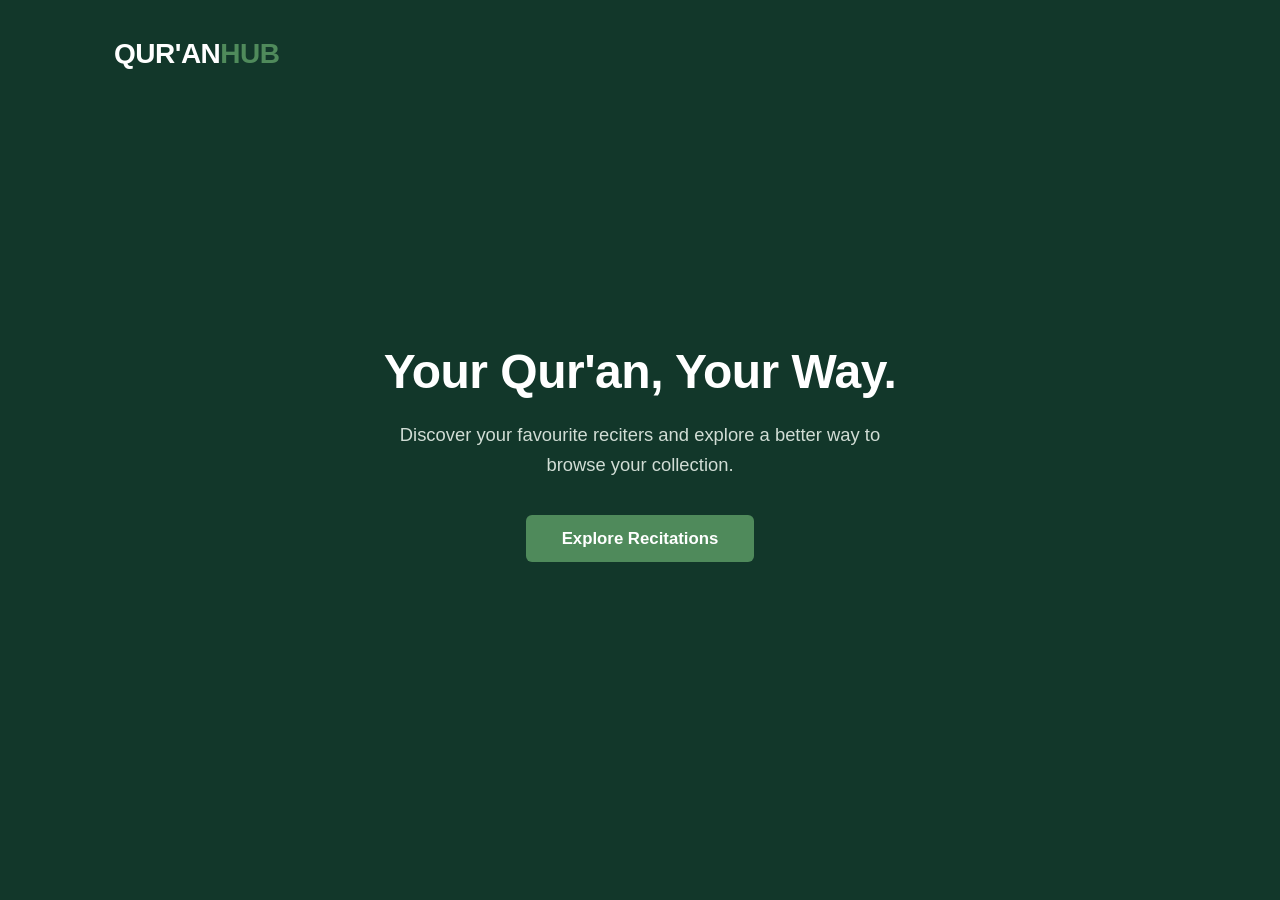
<file: index.html>
<!DOCTYPE html>
<html lang="en">
<head>
  <meta charset="UTF-8">
  <meta name="viewport" content="width=device-width, initial-scale=1.0">
  <title> Qur'an Audio Library</title>
  <link rel="stylesheet" href="style.css">
</head>
<body>

  <div class="welcome-container">

    <header class="header">
      <a href="#" class="logo">QUR'AN<span>HUB</span></a>
    </header>

    <main class="main-content">
      <section class="hero">
        <h1 class="hero-title">Your Qur'an, Your Way.</h1>
        <p class="hero-description">
          Discover your favourite reciters and explore a better way to browse your collection.
        </p>
        <button type="button" id="btn-explore" class="btn-explore">Explore Recitations</button>
      </section>

      <!-- <section class="features">
        <div class="feature-card">
          <div class="feature-icon">✦</div>
          <h3 class="feature-title">Easy Video Browsing</h3>
        </div>

        <div class="feature-card">
          <div class="feature-icon">☰</div>
          <h3 class="feature-title">List View</h3>
        </div>

        <div class="feature-card">
          <div class="feature-icon">⊞</div>
          <h3 class="feature-title">Grid View</h3>
        </div>
      </section> -->
    </main>

  </div>

  

  <script src="script.js"></script>
</body>
</html>
</file>
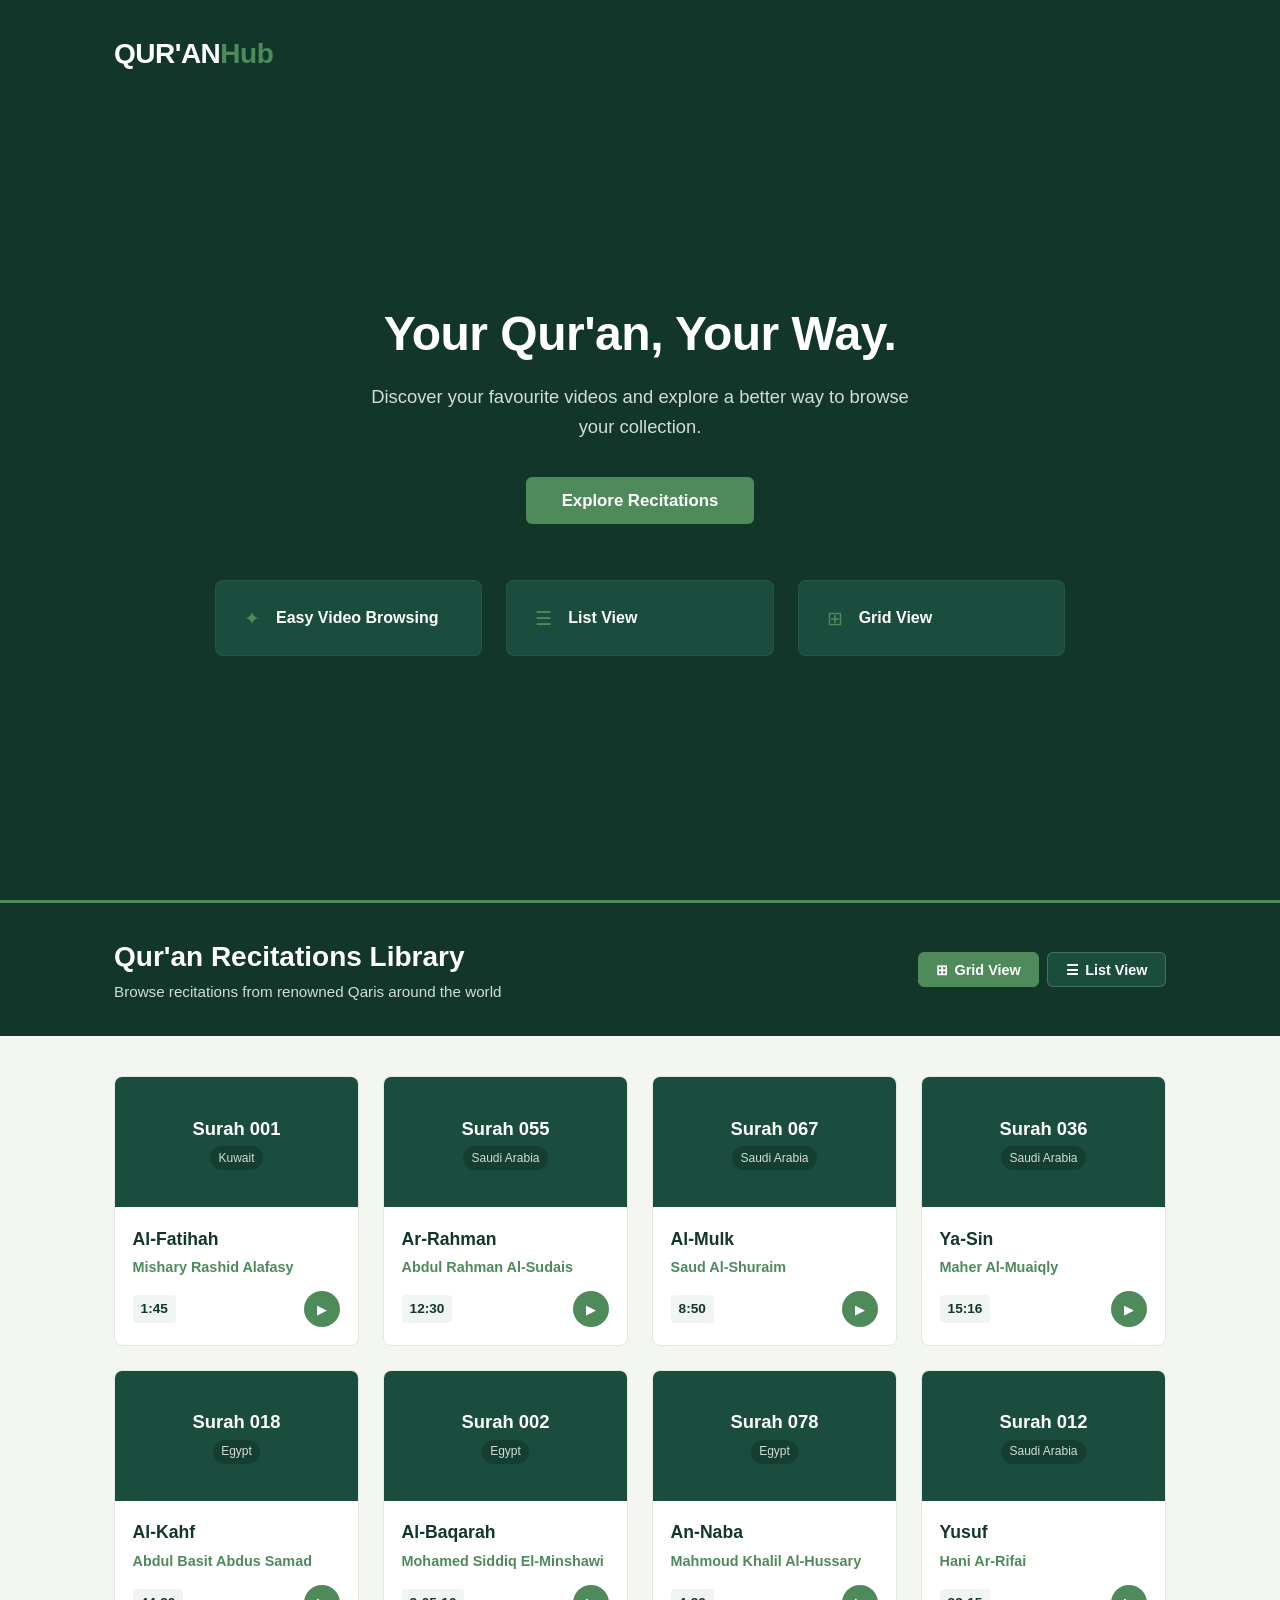
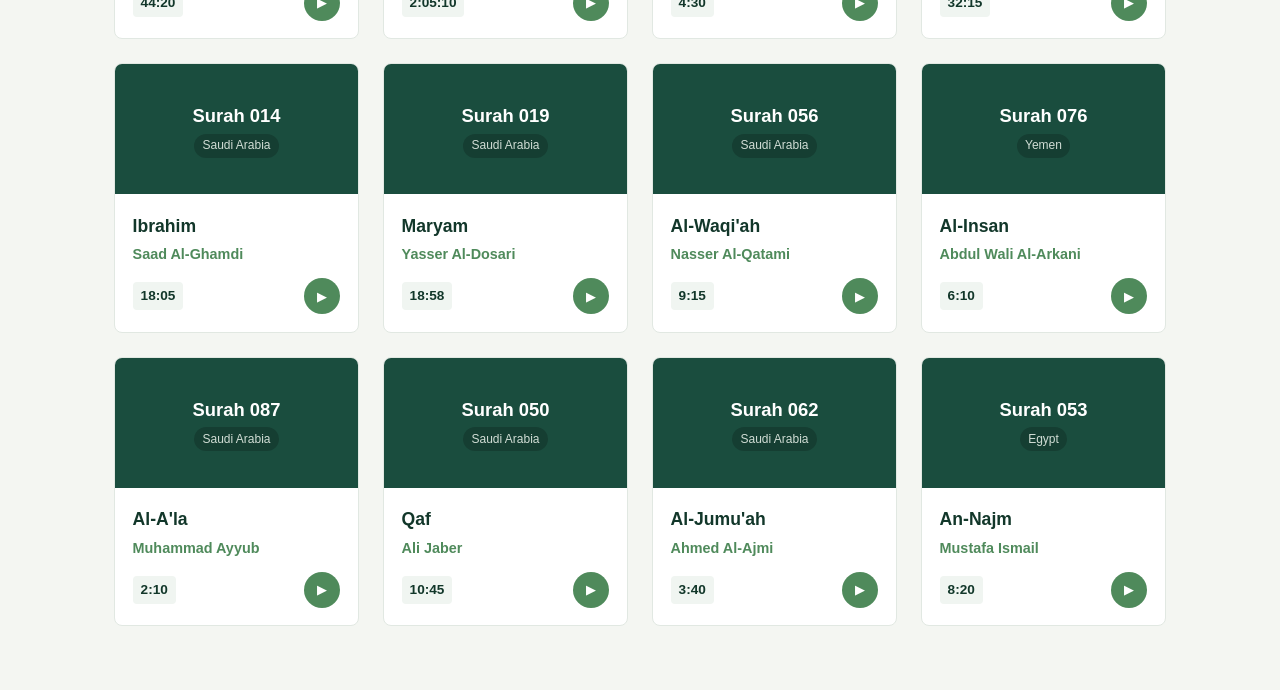
<file: index/index.html>
<!DOCTYPE html>
<html lang="en">
<head>
  <meta charset="UTF-8">
  <meta name="viewport" content="width=device-width, initial-scale=1.0">
  <title> Qur'an Audio Library</title>
  <link rel="stylesheet" href="style.css">
</head>
<body>

  <div class="welcome-container">

    <header class="header">
      <a href="#" class="logo">QUR'AN<span>Hub</span></a>
    </header>

    <main class="main-content">
      <section class="hero">
        <h1 class="hero-title">Your Qur'an, Your Way.</h1>
        <p class="hero-description">
          Discover your favourite videos and explore a better way to browse your collection.
        </p>
        <button type="button" id="btn-explore" class="btn-explore">Explore Recitations</button>
      </section>

      <section class="features">
        <div class="feature-card">
          <div class="feature-icon">✦</div>
          <h3 class="feature-title">Easy Video Browsing</h3>
        </div>

        <div class="feature-card">
          <div class="feature-icon">☰</div>
          <h3 class="feature-title">List View</h3>
        </div>

        <div class="feature-card">
          <div class="feature-icon">⊞</div>
          <h3 class="feature-title">Grid View</h3>
        </div>
      </section>
    </main>

  </div>

  <section id="library-section" class="library-section">
    
    <div class="library-header-bar">
      <div class="library-header-container">
        <div class="library-title-group">
          <h2>Qur'an Recitations Library</h2>
          <p>Browse recitations from renowned Qaris around the world</p>
        </div>

        <div class="view-controls">
          <button id="btn-grid-view" class="view-btn active" type="button">
            <span>⊞</span> Grid View
          </button>
          <button id="btn-list-view" class="view-btn" type="button">
            <span>☰</span> List View
          </button>
        </div>
      </div>
    </div>

    <div class="library-content-container">
      <div id="recitations-container" class="recitations-container grid-view">

        <div class="card">
          <div class="card-thumbnail">
            <span class="surah-badge">Surah 001</span>
            <span class="country-tag">Kuwait</span>
          </div>
          <div class="card-content">
            <div class="card-info">
              <h3 class="surah-name">Al-Fatihah</h3>
              <p class="reciter-name">Mishary Rashid Alafasy</p>
            </div>
            <div class="card-footer">
              <span class="duration">1:45</span>
              <button class="btn-play" type="button" title="Play Recitation">▶</button>
            </div>
          </div>
        </div>

        <div class="card">
          <div class="card-thumbnail">
            <span class="surah-badge">Surah 055</span>
            <span class="country-tag">Saudi Arabia</span>
          </div>
          <div class="card-content">
            <div class="card-info">
              <h3 class="surah-name">Ar-Rahman</h3>
              <p class="reciter-name">Abdul Rahman Al-Sudais</p>
            </div>
            <div class="card-footer">
              <span class="duration">12:30</span>
              <button class="btn-play" type="button" title="Play Recitation">▶</button>
            </div>
          </div>
        </div>

        <div class="card">
          <div class="card-thumbnail">
            <span class="surah-badge">Surah 067</span>
            <span class="country-tag">Saudi Arabia</span>
          </div>
          <div class="card-content">
            <div class="card-info">
              <h3 class="surah-name">Al-Mulk</h3>
              <p class="reciter-name">Saud Al-Shuraim</p>
            </div>
            <div class="card-footer">
              <span class="duration">8:50</span>
              <button class="btn-play" type="button" title="Play Recitation">▶</button>
            </div>
          </div>
        </div>

        <div class="card">
          <div class="card-thumbnail">
            <span class="surah-badge">Surah 036</span>
            <span class="country-tag">Saudi Arabia</span>
          </div>
          <div class="card-content">
            <div class="card-info">
              <h3 class="surah-name">Ya-Sin</h3>
              <p class="reciter-name">Maher Al-Muaiqly</p>
            </div>
            <div class="card-footer">
              <span class="duration">15:16</span>
              <button class="btn-play" type="button" title="Play Recitation">▶</button>
            </div>
          </div>
        </div>

        <div class="card">
          <div class="card-thumbnail">
            <span class="surah-badge">Surah 018</span>
            <span class="country-tag">Egypt</span>
          </div>
          <div class="card-content">
            <div class="card-info">
              <h3 class="surah-name">Al-Kahf</h3>
              <p class="reciter-name">Abdul Basit Abdus Samad</p>
            </div>
            <div class="card-footer">
              <span class="duration">44:20</span>
              <button class="btn-play" type="button" title="Play Recitation">▶</button>
            </div>
          </div>
        </div>

        <div class="card">
          <div class="card-thumbnail">
            <span class="surah-badge">Surah 002</span>
            <span class="country-tag">Egypt</span>
          </div>
          <div class="card-content">
            <div class="card-info">
              <h3 class="surah-name">Al-Baqarah</h3>
              <p class="reciter-name">Mohamed Siddiq El-Minshawi</p>
            </div>
            <div class="card-footer">
              <span class="duration">2:05:10</span>
              <button class="btn-play" type="button" title="Play Recitation">▶</button>
            </div>
          </div>
        </div>

        <div class="card">
          <div class="card-thumbnail">
            <span class="surah-badge">Surah 078</span>
            <span class="country-tag">Egypt</span>
          </div>
          <div class="card-content">
            <div class="card-info">
              <h3 class="surah-name">An-Naba</h3>
              <p class="reciter-name">Mahmoud Khalil Al-Hussary</p>
            </div>
            <div class="card-footer">
              <span class="duration">4:30</span>
              <button class="btn-play" type="button" title="Play Recitation">▶</button>
            </div>
          </div>
        </div>

        <div class="card">
          <div class="card-thumbnail">
            <span class="surah-badge">Surah 012</span>
            <span class="country-tag">Saudi Arabia</span>
          </div>
          <div class="card-content">
            <div class="card-info">
              <h3 class="surah-name">Yusuf</h3>
              <p class="reciter-name">Hani Ar-Rifai</p>
            </div>
            <div class="card-footer">
              <span class="duration">32:15</span>
              <button class="btn-play" type="button" title="Play Recitation">▶</button>
            </div>
          </div>
        </div>

        <div class="card">
          <div class="card-thumbnail">
            <span class="surah-badge">Surah 014</span>
            <span class="country-tag">Saudi Arabia</span>
          </div>
          <div class="card-content">
            <div class="card-info">
              <h3 class="surah-name">Ibrahim</h3>
              <p class="reciter-name">Saad Al-Ghamdi</p>
            </div>
            <div class="card-footer">
              <span class="duration">18:05</span>
              <button class="btn-play" type="button" title="Play Recitation">▶</button>
            </div>
          </div>
        </div>

        <div class="card">
          <div class="card-thumbnail">
            <span class="surah-badge">Surah 019</span>
            <span class="country-tag">Saudi Arabia</span>
          </div>
          <div class="card-content">
            <div class="card-info">
              <h3 class="surah-name">Maryam</h3>
              <p class="reciter-name">Yasser Al-Dosari</p>
            </div>
            <div class="card-footer">
              <span class="duration">18:58</span>
              <button class="btn-play" type="button" title="Play Recitation">▶</button>
            </div>
          </div>
        </div>

        <div class="card">
          <div class="card-thumbnail">
            <span class="surah-badge">Surah 056</span>
            <span class="country-tag">Saudi Arabia</span>
          </div>
          <div class="card-content">
            <div class="card-info">
              <h3 class="surah-name">Al-Waqi'ah</h3>
              <p class="reciter-name">Nasser Al-Qatami</p>
            </div>
            <div class="card-footer">
              <span class="duration">9:15</span>
              <button class="btn-play" type="button" title="Play Recitation">▶</button>
            </div>
          </div>
        </div>

        <div class="card">
          <div class="card-thumbnail">
            <span class="surah-badge">Surah 076</span>
            <span class="country-tag">Yemen</span>
          </div>
          <div class="card-content">
            <div class="card-info">
              <h3 class="surah-name">Al-Insan</h3>
              <p class="reciter-name">Abdul Wali Al-Arkani</p>
            </div>
            <div class="card-footer">
              <span class="duration">6:10</span>
              <button class="btn-play" type="button" title="Play Recitation">▶</button>
            </div>
          </div>
        </div>

        <div class="card">
          <div class="card-thumbnail">
            <span class="surah-badge">Surah 087</span>
            <span class="country-tag">Saudi Arabia</span>
          </div>
          <div class="card-content">
            <div class="card-info">
              <h3 class="surah-name">Al-A'la</h3>
              <p class="reciter-name">Muhammad Ayyub</p>
            </div>
            <div class="card-footer">
              <span class="duration">2:10</span>
              <button class="btn-play" type="button" title="Play Recitation">▶</button>
            </div>
          </div>
        </div>

        <div class="card">
          <div class="card-thumbnail">
            <span class="surah-badge">Surah 050</span>
            <span class="country-tag">Saudi Arabia</span>
          </div>
          <div class="card-content">
            <div class="card-info">
              <h3 class="surah-name">Qaf</h3>
              <p class="reciter-name">Ali Jaber</p>
            </div>
            <div class="card-footer">
              <span class="duration">10:45</span>
              <button class="btn-play" type="button" title="Play Recitation">▶</button>
            </div>
          </div>
        </div>

        <div class="card">
          <div class="card-thumbnail">
            <span class="surah-badge">Surah 062</span>
            <span class="country-tag">Saudi Arabia</span>
          </div>
          <div class="card-content">
            <div class="card-info">
              <h3 class="surah-name">Al-Jumu'ah</h3>
              <p class="reciter-name">Ahmed Al-Ajmi</p>
            </div>
            <div class="card-footer">
              <span class="duration">3:40</span>
              <button class="btn-play" type="button" title="Play Recitation">▶</button>
            </div>
          </div>
        </div>

        <div class="card">
          <div class="card-thumbnail">
            <span class="surah-badge">Surah 053</span>
            <span class="country-tag">Egypt</span>
          </div>
          <div class="card-content">
            <div class="card-info">
              <h3 class="surah-name">An-Najm</h3>
              <p class="reciter-name">Mustafa Ismail</p>
            </div>
            <div class="card-footer">
              <span class="duration">8:20</span>
              <button class="btn-play" type="button" title="Play Recitation">▶</button>
            </div>
          </div>
        </div>

      </div>
    </div>

  </section>

  <script src="script.js"></script>
</body>
</html>
</file>
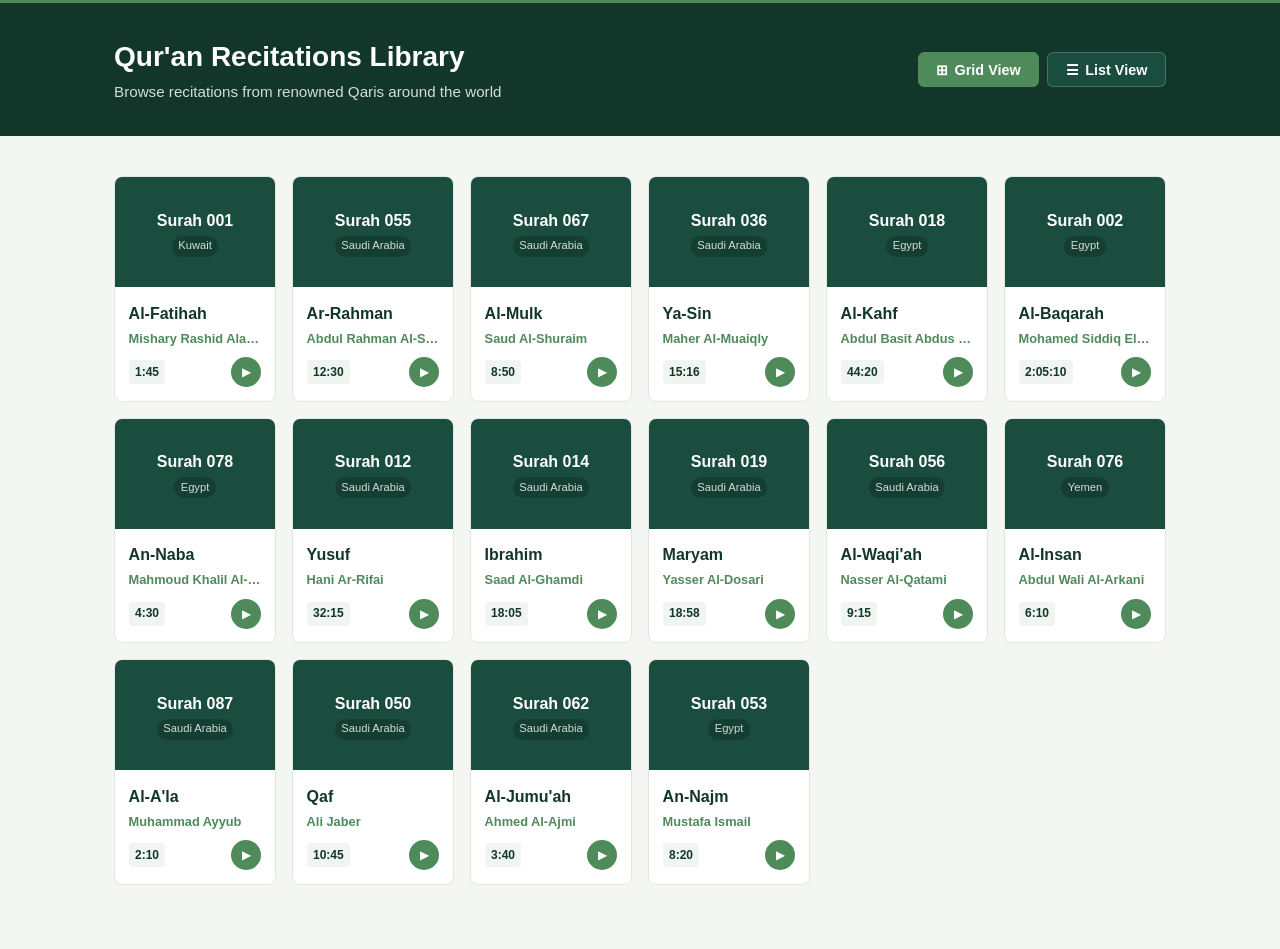
<file: page.html>
<!DOCTYPE html>
<html lang="en">
<head>
    <meta charset="UTF-8">
    <meta name="viewport" content="width=device-width, initial-scale=1.0">
    <title>Document</title>
    <link rel="stylesheet" href="style.css">
</head>
<body>
    <section id="library-section" class="library-section">
    
    <div class="library-header-bar">
      <div class="library-header-container">
        <div class="library-title-group">
          <h2>Qur'an Recitations Library</h2>
          <p>Browse recitations from renowned Qaris around the world</p>
        </div>

        <div class="view-controls">
          <button id="btn-grid-view" class="view-btn active" type="button">
            <span>⊞</span> Grid View
          </button>
          <button id="btn-list-view" class="view-btn" type="button">
            <span>☰</span> List View
          </button>
        </div>
      </div>
    </div>

    <div class="library-content-container">
      <div id="recitations-container" class="recitations-container grid-view">

        <div class="card">
          <div class="card-thumbnail">
            <span class="surah-badge">Surah 001</span>
            <span class="country-tag">Kuwait</span>
          </div>
          <div class="card-content">
            <div class="card-info">
              <h3 class="surah-name">Al-Fatihah</h3>
              <p class="reciter-name">Mishary Rashid Alafasy</p>
            </div>
            <div class="card-footer">
              <span class="duration">1:45</span>
              <button class="btn-play" type="button" title="Play Recitation">▶</button>
            </div>
          </div>
        </div>

        <div class="card">
          <div class="card-thumbnail">
            <span class="surah-badge">Surah 055</span>
            <span class="country-tag">Saudi Arabia</span>
          </div>
          <div class="card-content">
            <div class="card-info">
              <h3 class="surah-name">Ar-Rahman</h3>
              <p class="reciter-name">Abdul Rahman Al-Sudais</p>
            </div>
            <div class="card-footer">
              <span class="duration">12:30</span>
              <button class="btn-play" type="button" title="Play Recitation">▶</button>
            </div>
          </div>
        </div>

        <div class="card">
          <div class="card-thumbnail">
            <span class="surah-badge">Surah 067</span>
            <span class="country-tag">Saudi Arabia</span>
          </div>
          <div class="card-content">
            <div class="card-info">
              <h3 class="surah-name">Al-Mulk</h3>
              <p class="reciter-name">Saud Al-Shuraim</p>
            </div>
            <div class="card-footer">
              <span class="duration">8:50</span>
              <button class="btn-play" type="button" title="Play Recitation">▶</button>
            </div>
          </div>
        </div>

        <div class="card">
          <div class="card-thumbnail">
            <span class="surah-badge">Surah 036</span>
            <span class="country-tag">Saudi Arabia</span>
          </div>
          <div class="card-content">
            <div class="card-info">
              <h3 class="surah-name">Ya-Sin</h3>
              <p class="reciter-name">Maher Al-Muaiqly</p>
            </div>
            <div class="card-footer">
              <span class="duration">15:16</span>
              <button class="btn-play" type="button" title="Play Recitation">▶</button>
            </div>
          </div>
        </div>

        <div class="card">
          <div class="card-thumbnail">
            <span class="surah-badge">Surah 018</span>
            <span class="country-tag">Egypt</span>
          </div>
          <div class="card-content">
            <div class="card-info">
              <h3 class="surah-name">Al-Kahf</h3>
              <p class="reciter-name">Abdul Basit Abdus Samad</p>
            </div>
            <div class="card-footer">
              <span class="duration">44:20</span>
              <button class="btn-play" type="button" title="Play Recitation">▶</button>
            </div>
          </div>
        </div>

        <div class="card">
          <div class="card-thumbnail">
            <span class="surah-badge">Surah 002</span>
            <span class="country-tag">Egypt</span>
          </div>
          <div class="card-content">
            <div class="card-info">
              <h3 class="surah-name">Al-Baqarah</h3>
              <p class="reciter-name">Mohamed Siddiq El-Minshawi</p>
            </div>
            <div class="card-footer">
              <span class="duration">2:05:10</span>
              <button class="btn-play" type="button" title="Play Recitation">▶</button>
            </div>
          </div>
        </div>

        <div class="card">
          <div class="card-thumbnail">
            <span class="surah-badge">Surah 078</span>
            <span class="country-tag">Egypt</span>
          </div>
          <div class="card-content">
            <div class="card-info">
              <h3 class="surah-name">An-Naba</h3>
              <p class="reciter-name">Mahmoud Khalil Al-Hussary</p>
            </div>
            <div class="card-footer">
              <span class="duration">4:30</span>
              <button class="btn-play" type="button" title="Play Recitation">▶</button>
            </div>
          </div>
        </div>

        <div class="card">
          <div class="card-thumbnail">
            <span class="surah-badge">Surah 012</span>
            <span class="country-tag">Saudi Arabia</span>
          </div>
          <div class="card-content">
            <div class="card-info">
              <h3 class="surah-name">Yusuf</h3>
              <p class="reciter-name">Hani Ar-Rifai</p>
            </div>
            <div class="card-footer">
              <span class="duration">32:15</span>
              <button class="btn-play" type="button" title="Play Recitation">▶</button>
            </div>
          </div>
        </div>

        <div class="card">
          <div class="card-thumbnail">
            <span class="surah-badge">Surah 014</span>
            <span class="country-tag">Saudi Arabia</span>
          </div>
          <div class="card-content">
            <div class="card-info">
              <h3 class="surah-name">Ibrahim</h3>
              <p class="reciter-name">Saad Al-Ghamdi</p>
            </div>
            <div class="card-footer">
              <span class="duration">18:05</span>
              <button class="btn-play" type="button" title="Play Recitation">▶</button>
            </div>
          </div>
        </div>

        <div class="card">
          <div class="card-thumbnail">
            <span class="surah-badge">Surah 019</span>
            <span class="country-tag">Saudi Arabia</span>
          </div>
          <div class="card-content">
            <div class="card-info">
              <h3 class="surah-name">Maryam</h3>
              <p class="reciter-name">Yasser Al-Dosari</p>
            </div>
            <div class="card-footer">
              <span class="duration">18:58</span>
              <button class="btn-play" type="button" title="Play Recitation">▶</button>
            </div>
          </div>
        </div>

        <div class="card">
          <div class="card-thumbnail">
            <span class="surah-badge">Surah 056</span>
            <span class="country-tag">Saudi Arabia</span>
          </div>
          <div class="card-content">
            <div class="card-info">
              <h3 class="surah-name">Al-Waqi'ah</h3>
              <p class="reciter-name">Nasser Al-Qatami</p>
            </div>
            <div class="card-footer">
              <span class="duration">9:15</span>
              <button class="btn-play" type="button" title="Play Recitation">▶</button>
            </div>
          </div>
        </div>

        <div class="card">
          <div class="card-thumbnail">
            <span class="surah-badge">Surah 076</span>
            <span class="country-tag">Yemen</span>
          </div>
          <div class="card-content">
            <div class="card-info">
              <h3 class="surah-name">Al-Insan</h3>
              <p class="reciter-name">Abdul Wali Al-Arkani</p>
            </div>
            <div class="card-footer">
              <span class="duration">6:10</span>
              <button class="btn-play" type="button" title="Play Recitation">▶</button>
            </div>
          </div>
        </div>

        <div class="card">
          <div class="card-thumbnail">
            <span class="surah-badge">Surah 087</span>
            <span class="country-tag">Saudi Arabia</span>
          </div>
          <div class="card-content">
            <div class="card-info">
              <h3 class="surah-name">Al-A'la</h3>
              <p class="reciter-name">Muhammad Ayyub</p>
            </div>
            <div class="card-footer">
              <span class="duration">2:10</span>
              <button class="btn-play" type="button" title="Play Recitation">▶</button>
            </div>
          </div>
        </div>

        <div class="card">
          <div class="card-thumbnail">
            <span class="surah-badge">Surah 050</span>
            <span class="country-tag">Saudi Arabia</span>
          </div>
          <div class="card-content">
            <div class="card-info">
              <h3 class="surah-name">Qaf</h3>
              <p class="reciter-name">Ali Jaber</p>
            </div>
            <div class="card-footer">
              <span class="duration">10:45</span>
              <button class="btn-play" type="button" title="Play Recitation">▶</button>
            </div>
          </div>
        </div>

        <div class="card">
          <div class="card-thumbnail">
            <span class="surah-badge">Surah 062</span>
            <span class="country-tag">Saudi Arabia</span>
          </div>
          <div class="card-content">
            <div class="card-info">
              <h3 class="surah-name">Al-Jumu'ah</h3>
              <p class="reciter-name">Ahmed Al-Ajmi</p>
            </div>
            <div class="card-footer">
              <span class="duration">3:40</span>
              <button class="btn-play" type="button" title="Play Recitation">▶</button>
            </div>
          </div>
        </div>

        <div class="card">
          <div class="card-thumbnail">
            <span class="surah-badge">Surah 053</span>
            <span class="country-tag">Egypt</span>
          </div>
          <div class="card-content">
            <div class="card-info">
              <h3 class="surah-name">An-Najm</h3>
              <p class="reciter-name">Mustafa Ismail</p>
            </div>
            <div class="card-footer">
              <span class="duration">8:20</span>
              <button class="btn-play" type="button" title="Play Recitation">▶</button>
            </div>
          </div>
        </div>

      </div>
    </div>

  </section>
  <script src="page.js"></script>
</body>
</html>
</file>
<file: style.css>
* {
  margin: 0;
  padding: 0;
  box-sizing: border-box;
}

html {
  scroll-behavior: smooth;
}

body {
  font-family: 'Segoe UI', -apple-system, BlinkMacSystemFont, Roboto, sans-serif;
  background-color: #12372A;
  color: #FFFFFF;
  line-height: 1.6;
}

.welcome-container {
  width: 100%;
  max-width: 1100px;
  min-height: 100vh;
  margin: 0 auto;
  padding: 2rem 1.5rem;
  display: flex;
  flex-direction: column;
  justify-content: space-between;
}

.header {
  display: flex;
  align-items: center;
  justify-content: flex-start;
  padding-bottom: 1rem;
}

.logo {
  font-size: 1.75rem;
  font-weight: 700;
  color: #FFFFFF;
  text-decoration: none;
  letter-spacing: -0.5px;
}

.logo span {
  color: #4F8A5B;
}

.main-content {
  display: flex;
  flex-direction: column;
  align-items: center;
  justify-content: center;
  text-align: center;
  margin: auto 0;
  padding: 3rem 0;
}

.hero {
  max-width: 680px;
  margin-bottom: 3.5rem;
}

.hero-title {
  font-size: 3rem;
  font-weight: 800;
  line-height: 1.2;
  margin-bottom: 1.25rem;
  letter-spacing: -0.5px;
}

.hero-description {
  font-size: 1.15rem;
  color: #D1DDD5;
  margin-bottom: 2.25rem;
  max-width: 540px;
  margin-left: auto;
  margin-right: auto;
}

.btn-explore {
  background-color: #4F8A5B;
  color: #FFFFFF;
  font-size: 1.05rem;
  font-weight: 600;
  padding: 0.85rem 2.25rem;
  border: none;
  border-radius: 6px;
  cursor: pointer;
  transition: background-color 0.25s ease, transform 0.2s ease;
}

.btn-explore:hover {
  background-color: #3B7047;
  transform: translateY(-2px);
}

.features {
  display: flex;
  gap: 1.5rem;
  width: 100%;
  max-width: 850px;
  justify-content: center;
  flex-wrap: wrap;
}

.feature-card {
  background-color: #1A4D3E;
  border-radius: 8px;
  padding: 1.5rem 1.75rem;
  flex: 1 1 240px;
  max-width: 270px;
  display: flex;
  align-items: center;
  gap: 1rem;
  border: 1px solid rgba(255, 255, 255, 0.05);
  transition: border-color 0.25s ease;
}

.feature-card:hover {
  border-color: rgba(79, 138, 91, 0.5);
}

.feature-icon {
  font-size: 1.2rem;
  color: #4F8A5B;
  line-height: 1;
}

.feature-title {
  font-size: 1rem;
  font-weight: 600;
  color: #FFFFFF;
}

.library-section {
  background-color: #F4F6F2;
  color: #202820;
  min-height: 100vh;
  padding-bottom: 4rem;
}

.library-header-bar {
  background-color: #12372A;
  color: #FFFFFF;
  padding: 2rem 0;
  border-top: 3px solid #4F8A5B;
}

.library-header-container {
  max-width: 1100px;
  margin: 0 auto;
  padding: 0 1.5rem;
  display: flex;
  justify-content: space-between;
  align-items: center;
  flex-wrap: wrap;
  gap: 1rem;
}

.library-title-group h2 {
  font-size: 1.75rem;
  font-weight: 700;
  color: #FFFFFF;
}

.library-title-group p {
  color: #D1DDD5;
  font-size: 0.95rem;
}

.view-controls {
  display: flex;
  gap: 0.5rem;
}

.view-btn {
  background-color: #1A4D3E;
  color: #FFFFFF;
  border: 1px solid rgba(255, 255, 255, 0.2);
  padding: 0.55rem 1.1rem;
  border-radius: 6px;
  font-size: 0.9rem;
  font-weight: 600;
  cursor: pointer;
  display: flex;
  align-items: center;
  gap: 0.4rem;
  transition: background-color 0.2s ease, border-color 0.2s ease;
}

.view-btn:hover {
  background-color: #4F8A5B;
}

.view-btn.active {
  background-color: #4F8A5B;
  border-color: #4F8A5B;
}

.library-content-container {
  max-width: 1100px;
  margin: 2.5rem auto 0 auto;
  padding: 0 1.5rem;
}

.card {
  background-color: #FFFFFF;
  border: 1px solid #E1E8E2;
  border-radius: 8px;
  overflow: hidden;
  transition: box-shadow 0.25s ease, transform 0.2s ease;
}

.card:hover {
  box-shadow: 0 6px 16px rgba(18, 55, 42, 0.08);
  transform: translateY(-2px);
}

.card-thumbnail {
  background-color: #1A4D3E;
  display: flex;
  flex-direction: column;
  align-items: center;
  justify-content: center;
  color: #FFFFFF;
  text-align: center;
  padding: 0.75rem;
  flex-shrink: 0;
}

.card-thumbnail .surah-badge {
  font-size: 1rem;
  font-weight: 700;
}

.card-thumbnail .country-tag {
  font-size: 0.7rem;
  color: #D1DDD5;
  margin-top: 0.15rem;
  background-color: rgba(0, 0, 0, 0.2);
  padding: 0.1rem 0.4rem;
  border-radius: 10px;
}

.card-content {
  padding: 0.85rem;
  display: flex;
  flex-direction: column;
  justify-content: space-between;
  width: 100%;
}

.surah-name {
  font-size: 1rem;
  font-weight: 700;
  color: #12372A;
  margin-bottom: 0.15rem;
}

.reciter-name {
  font-size: 0.8rem;
  color: #4F8A5B;
  font-weight: 600;
  margin-bottom: 0.5rem;
  white-space: nowrap;
  overflow: hidden;
  text-overflow: ellipsis;
}

.card-footer {
  display: flex;
  align-items: center;
  justify-content: space-between;
  margin-top: auto;
}

.duration {
  font-size: 0.75rem;
  color: #12372A;
  font-weight: 600;
  background-color: #F0F5F1;
  padding: 0.15rem 0.4rem;
  border-radius: 4px;
}

.btn-play {
  background-color: #4F8A5B;
  color: #FFFFFF;
  border: none;
  border-radius: 50%;
  width: 30px;
  height: 30px;
  display: flex;
  align-items: center;
  justify-content: center;
  cursor: pointer;
  font-size: 0.75rem;
  transition: background-color 0.2s ease;
}

.btn-play:hover {
  background-color: #12372A;
}

.recitations-container.grid-view {
  display: grid;
  grid-template-columns: repeat(auto-fill, minmax(140px, 1fr));
  gap: 1rem;
}

.grid-view .card {
  display: flex;
  flex-direction: column;
}

.grid-view .card-thumbnail {
  height: 110px;
  width: 100%;
}

.recitations-container.list-view {
  display: flex;
  flex-direction: column;
  gap: 1rem;
}

.list-view .card {
  display: flex;
  flex-direction: row;
  align-items: center;
  height: 85px;
}

.list-view .card-thumbnail {
  width: 100px;
  height: 100%;
}

.list-view .card-content {
  flex-direction: row;
  align-items: center;
  justify-content: space-between;
}

.list-view .reciter-name {
  margin-bottom: 0;
  white-space: normal;
}

.list-view .card-footer {
  gap: 1rem;
  margin-top: 0;
}

@media (max-width: 600px) {
  .hero-title {
    font-size: 2.25rem;
  }

  .hero-description {
    font-size: 1rem;
  }

  .features {
    flex-direction: column;
    align-items: center;
  }

  .feature-card {
    width: 100%;
    max-width: 100%;
  }

  .library-header-container {
    flex-direction: column;
    align-items: flex-start;
  }

  .list-view .card {
    height: auto;
  }

  .list-view .card-content {
    flex-direction: column;
    align-items: flex-start;
    gap: 0.5rem;
  }

  .list-view .card-footer {
    width: 100%;
  }
}g
</file>
<file: index/style.css>
* {
  margin: 0;
  padding: 0;
  box-sizing: border-box;
}

html {
  scroll-behavior: smooth;
}

body {
  font-family: 'Segoe UI', -apple-system, BlinkMacSystemFont, Roboto, sans-serif;
  background-color: #12372A;
  color: #FFFFFF;            
  line-height: 1.6;
}


.welcome-container {
  width: 100%;
  max-width: 1100px;
  min-height: 100vh;
  margin: 0 auto;
  padding: 2rem 1.5rem;
  display: flex;
  flex-direction: column;
  justify-content: space-between;
}

.header {
  display: flex;
  align-items: center;
  justify-content: flex-start;
  padding-bottom: 1rem;
}

.logo {
  font-size: 1.75rem;
  font-weight: 700;
  color: #FFFFFF;
  text-decoration: none;
  letter-spacing: -0.5px;
}

.logo span {
  color: #4F8A5B; 
}


.main-content {
  display: flex;
  flex-direction: column;
  align-items: center;
  justify-content: center;
  text-align: center;
  margin: auto 0;
  padding: 3rem 0;
}

.hero {
  max-width: 680px;
  margin-bottom: 3.5rem;
}

.hero-title {
  font-size: 3rem;
  font-weight: 800;
  line-height: 1.2;
  margin-bottom: 1.25rem;
  letter-spacing: -0.5px;
}

.hero-description {
  font-size: 1.15rem;
  color: #D1DDD5; 
  margin-bottom: 2.25rem;
  max-width: 540px;
  margin-left: auto;
  margin-right: auto;
}

.btn-explore {
  background-color: #4F8A5B;
  color: #FFFFFF;
  font-size: 1.05rem;
  font-weight: 600;
  padding: 0.85rem 2.25rem;
  border: none;
  border-radius: 6px;
  cursor: pointer;
  transition: background-color 0.25s ease, transform 0.2s ease;
}

.btn-explore:hover {
  background-color: #3B7047; 
  transform: translateY(-2px);
}


.features {
  display: flex;
  gap: 1.5rem;
  width: 100%;
  max-width: 850px;
  justify-content: center;
  flex-wrap: wrap;
}

.feature-card {
  background-color: #1A4D3E; 
  border-radius: 8px;
  padding: 1.5rem 1.75rem;
  flex: 1 1 240px;
  max-width: 270px;
  display: flex;
  align-items: center;
  gap: 1rem;
  border: 1px solid rgba(255, 255, 255, 0.05);
  transition: border-color 0.25s ease;
}

.feature-card:hover {
  border-color: rgba(79, 138, 91, 0.5);
}

.feature-icon {
  font-size: 1.2rem;
  color: #4F8A5B;
  line-height: 1;
}

.feature-title {
  font-size: 1rem;
  font-weight: 600;
  color: #FFFFFF;
}



.library-section {
  background-color: #F4F6F2; 
  color: #202820;            
  min-height: 100vh;
  padding-bottom: 4rem;
}

.library-header-bar {
  background-color: #12372A; 
  color: #FFFFFF;
  padding: 2rem 0;
  border-top: 3px solid #4F8A5B;
}

.library-header-container {
  max-width: 1100px;
  margin: 0 auto;
  padding: 0 1.5rem;
  display: flex;
  justify-content: space-between;
  align-items: center;
  flex-wrap: wrap;
  gap: 1rem;
}

.library-title-group h2 {
  font-size: 1.75rem;
  font-weight: 700;
  color: #FFFFFF;
}

.library-title-group p {
  color: #D1DDD5;
  font-size: 0.95rem;
}

.view-controls {
  display: flex;
  gap: 0.5rem;
}

.view-btn {
  background-color: #1A4D3E; 
  color: #FFFFFF;
  border: 1px solid rgba(255, 255, 255, 0.2);
  padding: 0.55rem 1.1rem;
  border-radius: 6px;
  font-size: 0.9rem;
  font-weight: 600;
  cursor: pointer;
  display: flex;
  align-items: center;
  gap: 0.4rem;
  transition: background-color 0.2s ease, border-color 0.2s ease;
}

.view-btn:hover {
  background-color: #4F8A5B;
}

.view-btn.active {
  background-color: #4F8A5B; 
  border-color: #4F8A5B;
}

.library-content-container {
  max-width: 1100px;
  margin: 2.5rem auto 0 auto;
  padding: 0 1.5rem;
}


.card {
  background-color: #FFFFFF;
  border: 1px solid #E1E8E2;
  border-radius: 8px;
  overflow: hidden;
  transition: box-shadow 0.25s ease, transform 0.2s ease;
}

.card:hover {
  box-shadow: 0 6px 16px rgba(18, 55, 42, 0.08);
  transform: translateY(-2px);
}

.card-thumbnail {
  background-color: #1A4D3E;
  display: flex;
  flex-direction: column;
  align-items: center;
  justify-content: center;
  color: #FFFFFF;
  text-align: center;
  padding: 1rem;
  flex-shrink: 0;
}

.card-thumbnail .surah-badge {
  font-size: 1.15rem;
  font-weight: 700;
}

.card-thumbnail .country-tag {
  font-size: 0.75rem;
  color: #D1DDD5;
  margin-top: 0.2rem;
  background-color: rgba(0, 0, 0, 0.2);
  padding: 0.15rem 0.5rem;
  border-radius: 12px;
}

.card-content {
  padding: 1.1rem;
  display: flex;
  flex-direction: column;
  justify-content: space-between;
  width: 100%;
}

.surah-name {
  font-size: 1.1rem;
  font-weight: 700;
  color: #12372A;
  margin-bottom: 0.2rem;
}

.reciter-name {
  font-size: 0.9rem;
  color: #4F8A5B;
  font-weight: 600;
  margin-bottom: 0.75rem;
}

.card-footer {
  display: flex;
  align-items: center;
  justify-content: space-between;
  margin-top: auto;
}

.duration {
  font-size: 0.85rem;
  color: #12372A;
  font-weight: 600;
  background-color: #F0F5F1;
  padding: 0.2rem 0.5rem;
  border-radius: 4px;
}

.btn-play {
  background-color: #4F8A5B;
  color: #FFFFFF;
  border: none;
  border-radius: 50%;
  width: 36px;
  height: 36px;
  display: flex;
  align-items: center;
  justify-content: center;
  cursor: pointer;
  transition: background-color 0.2s ease;
}

.btn-play:hover {
  background-color: #12372A;
}


.recitations-container.grid-view {
  display: grid;
  grid-template-columns: repeat(auto-fill, minmax(230px, 1fr));
  gap: 1.5rem;
}

.grid-view .card {
  display: flex;
  flex-direction: column;
}

.grid-view .card-thumbnail {
  height: 130px;
  width: 100%;
}
.recitations-container.list-view {
  display: flex;
  flex-direction: column;
  gap: 1rem;
}

.list-view .card {
  display: flex;
  flex-direction: row;
  align-items: center;
  height: 95px;
}

.list-view .card-thumbnail {
  width: 120px;
  height: 100%;
}

.list-view .card-content {
  flex-direction: row;
  align-items: center;
  justify-content: space-between;
}

.list-view .reciter-name {
  margin-bottom: 0;
}

.list-view .card-footer {
  gap: 1.5rem;
  margin-top: 0;
}


@media (max-width: 768px) {
  .hero-title {
    font-size: 2.25rem;
  }

  .hero-description {
    font-size: 1rem;
  }

  .features {
    flex-direction: column;
    align-items: center;
  }

  .feature-card {
    width: 100%;
    max-width: 100%;
  }

  .library-header-container {
    flex-direction: column;
    align-items: flex-start;
  }

  .list-view .card {
    height: auto;
  }

  .list-view .card-content {
    flex-direction: column;
    align-items: flex-start;
    gap: 0.75rem;
  }

  .list-view .card-footer {
    width: 100%;
  }
}
</file>
